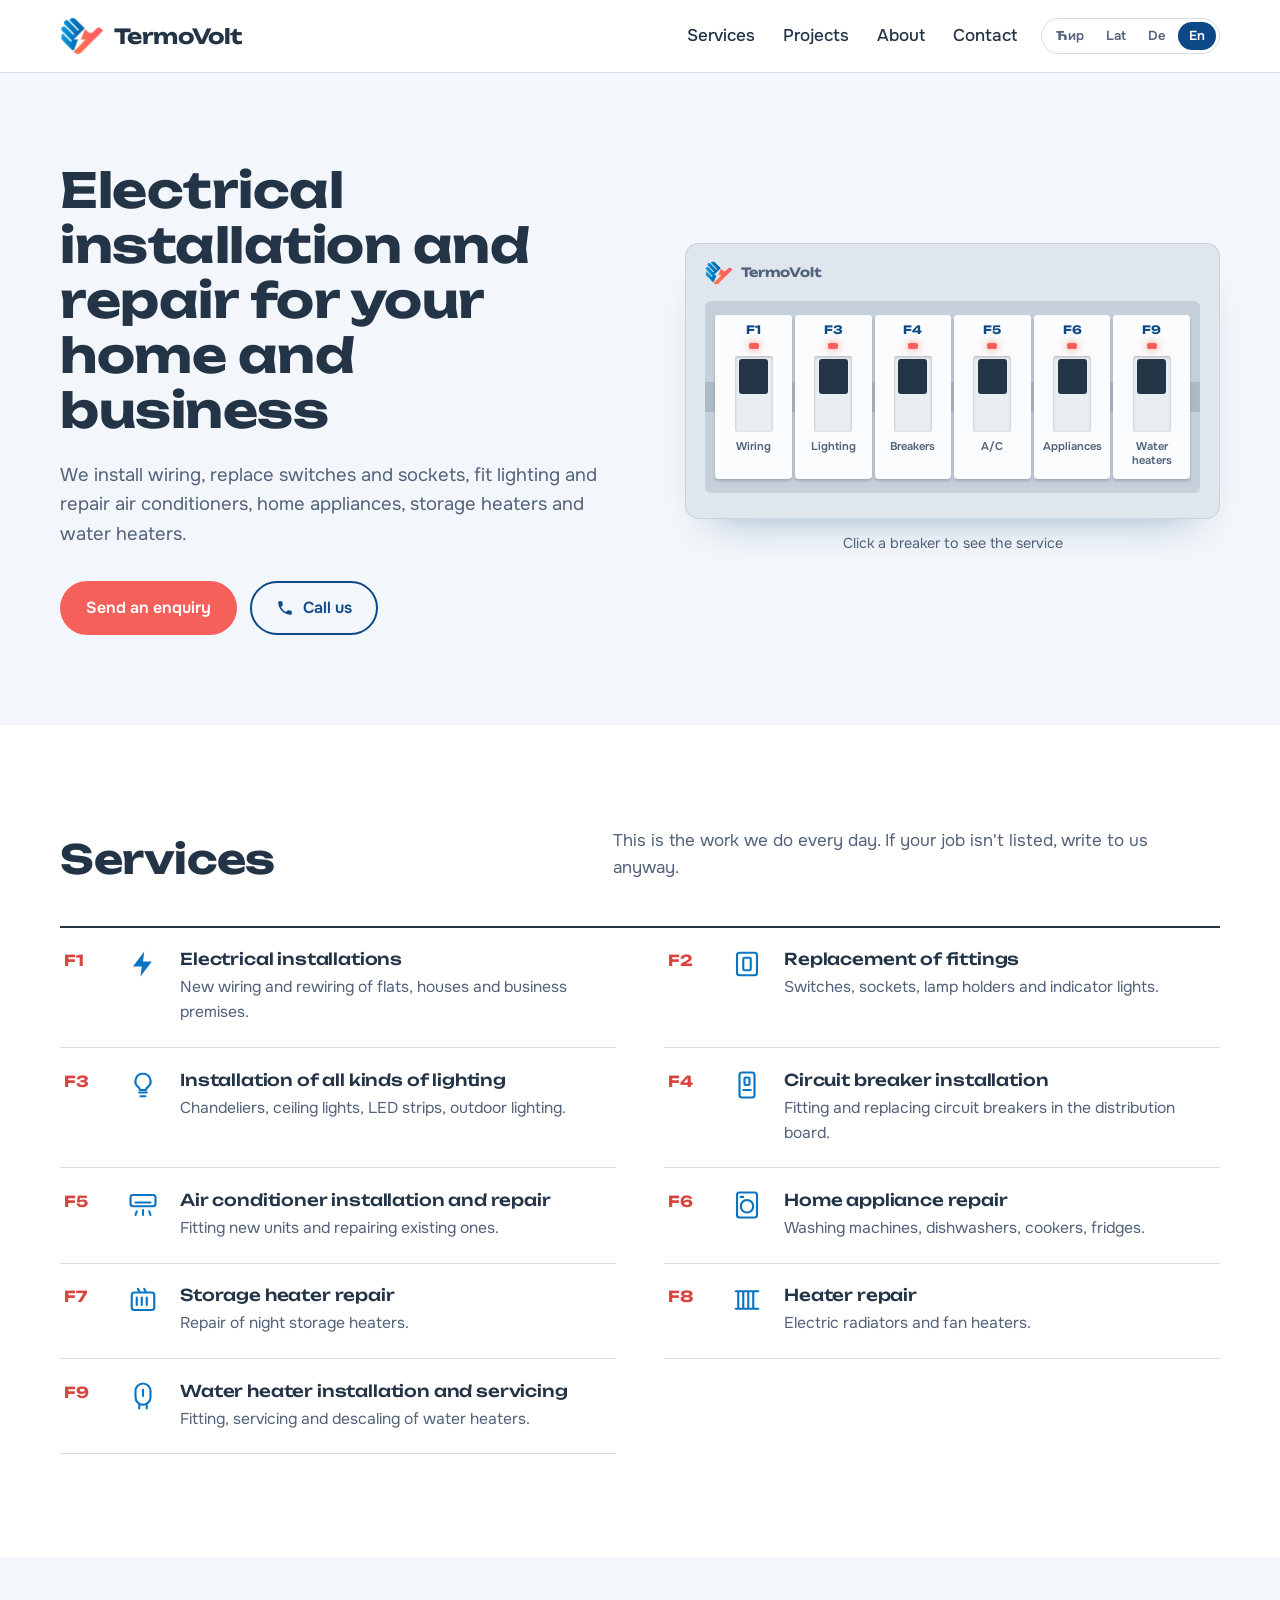
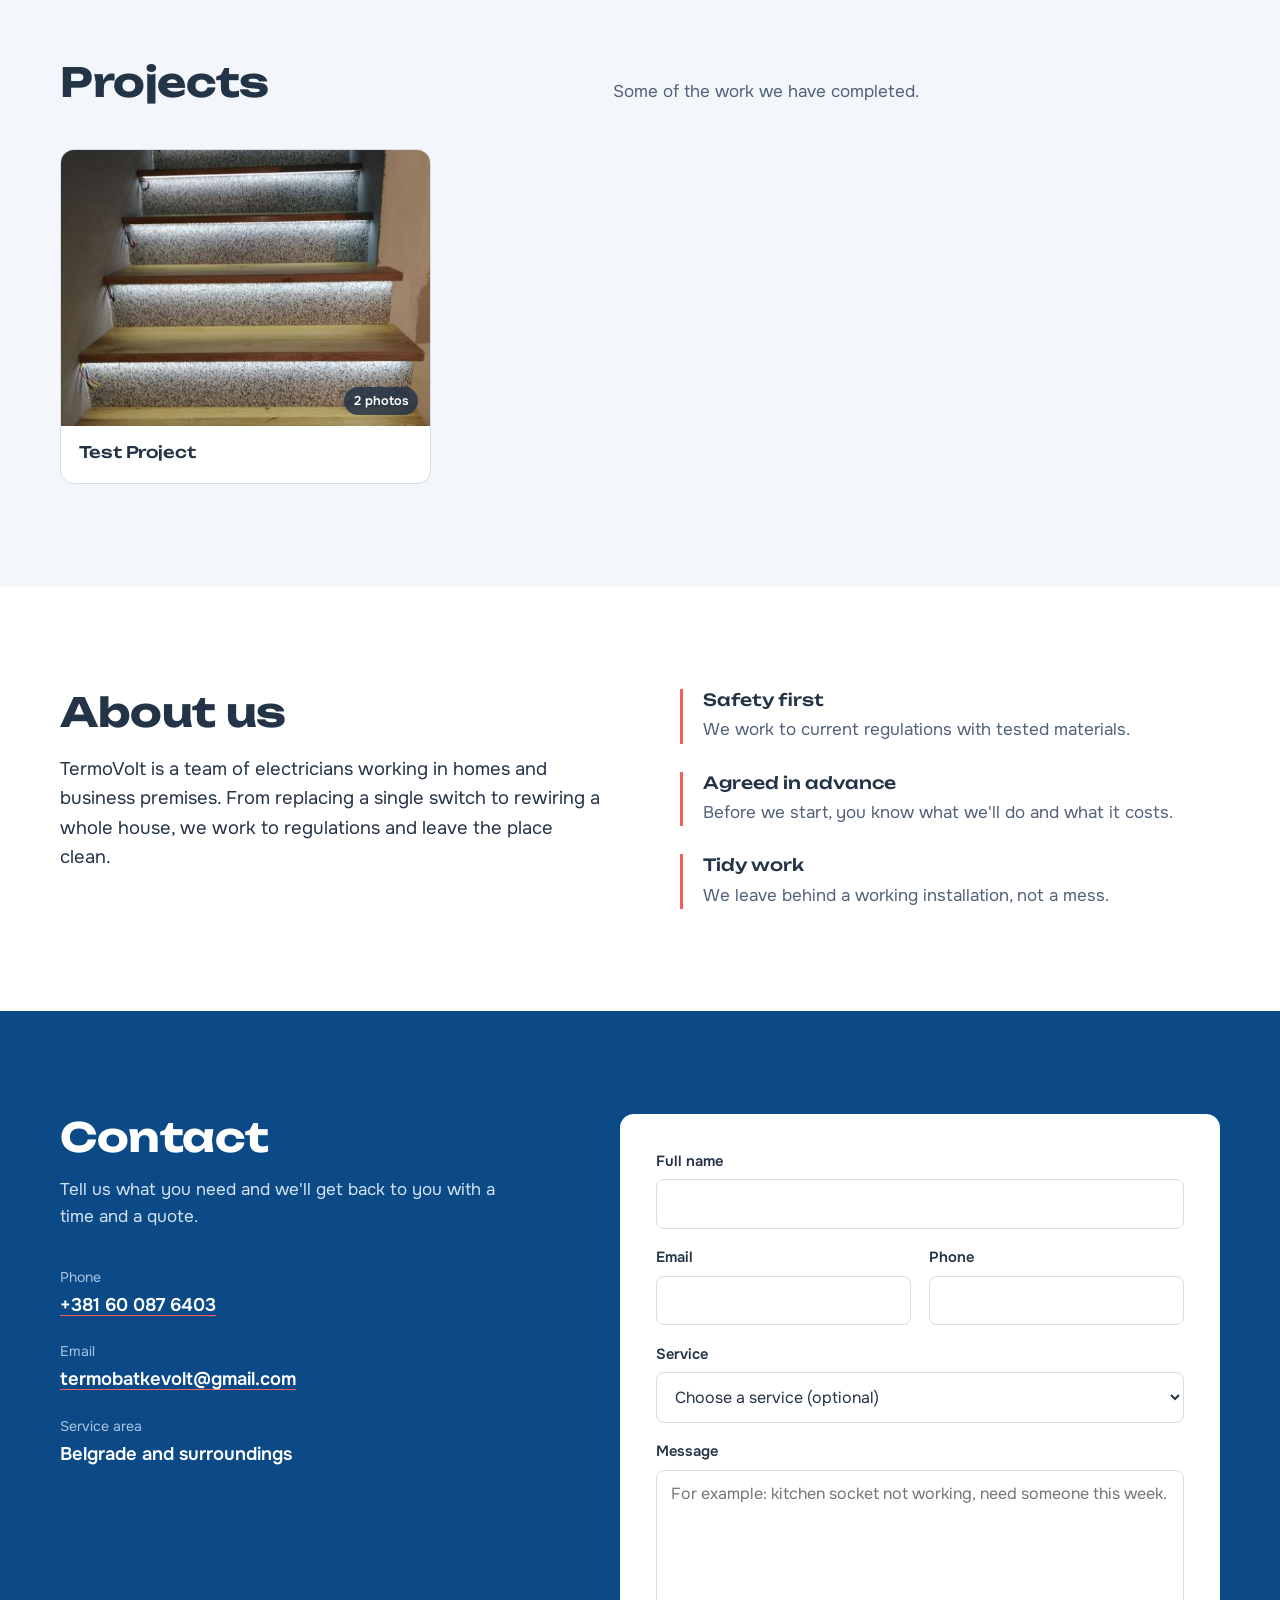
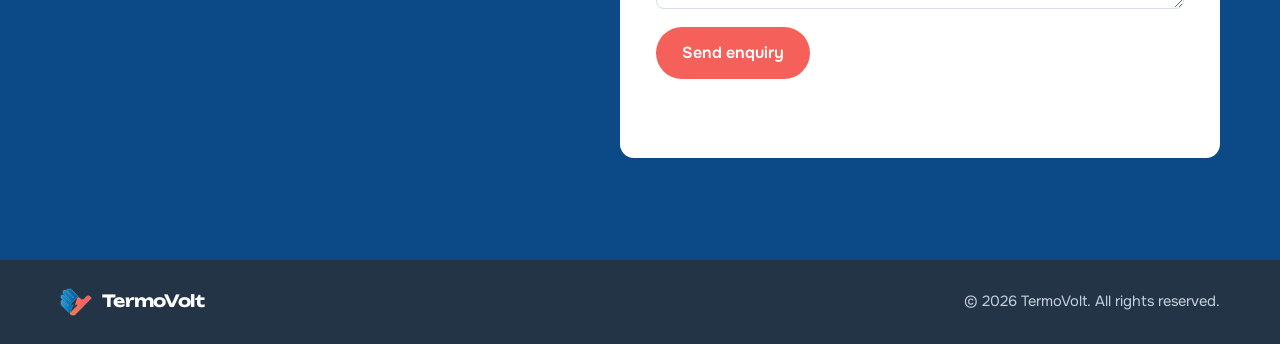
<file: index.html>
<!DOCTYPE html>
<html lang="sr-Latn">
<head>
  <meta charset="utf-8">
  <meta name="viewport" content="width=device-width, initial-scale=1">
  <title>TermoVolt – električne instalacije i servis</title>
  <meta name="description" content="Električne instalacije, rasveta, osigurači, klima uređaji, bela tehnika, TA peći, grejna tela i bojleri.">
  <meta property="og:title" content="TermoVolt">
  <meta property="og:image" content="img/og.jpg">
  <meta name="theme-color" content="#0B4A86">
  <link rel="icon" type="image/png" href="img/favicon.png">
  <link rel="apple-touch-icon" href="img/apple-touch-icon.png">
  <link rel="preconnect" href="https://fonts.googleapis.com">
  <link rel="preconnect" href="https://fonts.gstatic.com" crossorigin>
  <link href="https://fonts.googleapis.com/css2?family=Onest:wght@400;500;600&family=Unbounded:wght@500;700&display=swap" rel="stylesheet">
  <link rel="stylesheet" href="css/style.css">
</head>
<body>

<a class="skip" href="#main" data-i18n="nav.skip">Preskoči na sadržaj</a>

<header class="site-header">
  <div class="wrap header-row">
    <a class="brand" href="#top" aria-label="TermoVolt">
      <img src="img/logo-icon.png" alt="" width="44" height="38">
      <span>TermoVolt</span>
    </a>

    <nav class="main-nav" id="main-nav">
      <a href="#usluge" data-i18n="nav.services">Usluge</a>
      <a href="#projekti" data-i18n="nav.projects">Projekti</a>
      <a href="#o-nama" data-i18n="nav.about">O nama</a>
      <a href="#kontakt" data-i18n="nav.contact">Kontakt</a>
    </nav>

    <div class="lang" role="group" aria-label="Jezik / Језик / Sprache / Language">
      <button type="button" data-lang="sr-Cyrl" title="Српски (ћирилица)">Ћир</button>
      <button type="button" data-lang="sr-Latn" title="Srpski (latinica)">Lat</button>
      <button type="button" data-lang="de" title="Deutsch">De</button>
      <button type="button" data-lang="en" title="English">En</button>
    </div>

    <button class="menu-btn" type="button" aria-expanded="false" aria-controls="main-nav">
      <span class="menu-bars" aria-hidden="true"></span>
      <span class="sr-only" data-i18n="nav.menu">Meni</span>
    </button>
  </div>
</header>

<main id="main">

  <!-- ================= HERO ================= -->
  <section class="hero" id="top">
    <div class="wrap hero-grid">
      <div class="hero-copy">
        <h1 data-i18n="hero.title">Električne instalacije i servis za vaš dom i posao</h1>
        <p class="hero-text" data-i18n="hero.text"></p>
        <div class="hero-actions">
          <a class="btn btn-primary" href="#kontakt" data-i18n="hero.cta">Pošaljite upit</a>
          <a class="btn btn-ghost js-phone-link" href="tel:">
            <svg viewBox="0 0 24 24" aria-hidden="true"><path d="M6.6 10.8a15.1 15.1 0 0 0 6.6 6.6l2.2-2.2a1 1 0 0 1 1-.25 11.4 11.4 0 0 0 3.6.57 1 1 0 0 1 1 1V20a1 1 0 0 1-1 1A17 17 0 0 1 3 4a1 1 0 0 1 1-1h3.5a1 1 0 0 1 1 1c0 1.25.2 2.45.57 3.57a1 1 0 0 1-.25 1z"/></svg>
            <span data-i18n="hero.call">Pozovite nas</span>
          </a>
        </div>
      </div>

      <!-- Razvodna tabla: svaki osigurač vodi do jedne usluge -->
      <figure class="panel" aria-labelledby="panel-caption">
        <div class="panel-box">
          <div class="panel-brand"><img src="img/logo-icon.png" alt="" width="28" height="24"> TermoVolt</div>
          <div class="rail">
            <button class="breaker" type="button" data-target="s1"><span class="br-code">F1</span><span class="br-body"><span class="br-flag"></span><span class="br-lever"></span></span><span class="br-label" data-i18n="panel.b1"></span></button>
            <button class="breaker" type="button" data-target="s3"><span class="br-code">F3</span><span class="br-body"><span class="br-flag"></span><span class="br-lever"></span></span><span class="br-label" data-i18n="panel.b2"></span></button>
            <button class="breaker" type="button" data-target="s4"><span class="br-code">F4</span><span class="br-body"><span class="br-flag"></span><span class="br-lever"></span></span><span class="br-label" data-i18n="panel.b3"></span></button>
            <button class="breaker" type="button" data-target="s5"><span class="br-code">F5</span><span class="br-body"><span class="br-flag"></span><span class="br-lever"></span></span><span class="br-label" data-i18n="panel.b4"></span></button>
            <button class="breaker" type="button" data-target="s6"><span class="br-code">F6</span><span class="br-body"><span class="br-flag"></span><span class="br-lever"></span></span><span class="br-label" data-i18n="panel.b5"></span></button>
            <button class="breaker" type="button" data-target="s9"><span class="br-code">F9</span><span class="br-body"><span class="br-flag"></span><span class="br-lever"></span></span><span class="br-label" data-i18n="panel.b6"></span></button>
          </div>
        </div>
        <figcaption id="panel-caption" data-i18n="panel.caption"></figcaption>
      </figure>
    </div>
  </section>

  <!-- ================= USLUGE ================= -->
  <section class="services" id="usluge">
    <div class="wrap">
      <header class="section-head">
        <h2 data-i18n="services.title">Usluge</h2>
        <p data-i18n="services.lead"></p>
      </header>

      <ul class="legend">
        <li id="s1"><span class="code">F1</span>
          <svg class="ic" viewBox="0 0 24 24" aria-hidden="true"><path d="M13 2 4 14h7l-1 8 9-12h-7z"/></svg>
          <div><h3 data-i18n="s1.title"></h3><p data-i18n="s1.text"></p></div></li>
        <li id="s2"><span class="code">F2</span>
          <svg class="ic" viewBox="0 0 24 24" aria-hidden="true"><rect x="4" y="3" width="16" height="18" rx="2"/><rect x="9" y="7" width="6" height="10" rx="1"/></svg>
          <div><h3 data-i18n="s2.title"></h3><p data-i18n="s2.text"></p></div></li>
        <li id="s3"><span class="code">F3</span>
          <svg class="ic" viewBox="0 0 24 24" aria-hidden="true"><path d="M9 18h6M10 21h4M12 3a6 6 0 0 0-3.5 10.9c.6.5 1 1.2 1 2V16h5v-.1c0-.8.4-1.5 1-2A6 6 0 0 0 12 3z"/></svg>
          <div><h3 data-i18n="s3.title"></h3><p data-i18n="s3.text"></p></div></li>
        <li id="s4"><span class="code">F4</span>
          <svg class="ic" viewBox="0 0 24 24" aria-hidden="true"><rect x="6" y="2" width="12" height="20" rx="2"/><rect x="10" y="6" width="4" height="6" rx="1"/><path d="M9 16h6"/></svg>
          <div><h3 data-i18n="s4.title"></h3><p data-i18n="s4.text"></p></div></li>
        <li id="s5"><span class="code">F5</span>
          <svg class="ic" viewBox="0 0 24 24" aria-hidden="true"><rect x="2" y="4" width="20" height="9" rx="2"/><path d="M6 10h12M7 17l-1 3M12 16v4M17 17l1 3"/></svg>
          <div><h3 data-i18n="s5.title"></h3><p data-i18n="s5.text"></p></div></li>
        <li id="s6"><span class="code">F6</span>
          <svg class="ic" viewBox="0 0 24 24" aria-hidden="true"><rect x="4" y="2" width="16" height="20" rx="2"/><circle cx="12" cy="13" r="5"/><path d="M7 5.5h2"/></svg>
          <div><h3 data-i18n="s6.title"></h3><p data-i18n="s6.text"></p></div></li>
        <li id="s7"><span class="code">F7</span>
          <svg class="ic" viewBox="0 0 24 24" aria-hidden="true"><rect x="3" y="6" width="18" height="14" rx="2"/><path d="M7 10v6M11 10v6M15 10v6M8 3c0 1 1 1 1 2M13 3c0 1 1 1 1 2"/></svg>
          <div><h3 data-i18n="s7.title"></h3><p data-i18n="s7.text"></p></div></li>
        <li id="s8"><span class="code">F8</span>
          <svg class="ic" viewBox="0 0 24 24" aria-hidden="true"><path d="M5 5v14M9 5v14M13 5v14M17 5v14M3 19h18M3 5h18"/></svg>
          <div><h3 data-i18n="s8.title"></h3><p data-i18n="s8.text"></p></div></li>
        <li id="s9"><span class="code">F9</span>
          <svg class="ic" viewBox="0 0 24 24" aria-hidden="true"><rect x="6" y="2" width="12" height="17" rx="6"/><path d="M9 22v-3M15 22v-3M12 7v5"/></svg>
          <div><h3 data-i18n="s9.title"></h3><p data-i18n="s9.text"></p></div></li>
      </ul>
    </div>
  </section>

  <!-- ================= PROJEKTI ================= -->
  <section class="projects" id="projekti">
    <div class="wrap">
      <header class="section-head">
        <h2 data-i18n="projects.title">Projekti</h2>
        <p data-i18n="projects.lead"></p>
      </header>
      <div class="project-grid" id="project-grid" aria-live="polite"></div>
      <p class="empty" id="projects-empty" hidden data-i18n="projects.empty"></p>
    </div>
  </section>

  <!-- ================= O NAMA ================= -->
  <section class="about" id="o-nama">
    <div class="wrap about-grid">
      <div>
        <h2 data-i18n="about.title">O nama</h2>
        <p class="about-text" data-i18n="about.text"></p>
      </div>
      <dl class="principles">
        <div><dt data-i18n="about.p1.title"></dt><dd data-i18n="about.p1.text"></dd></div>
        <div><dt data-i18n="about.p2.title"></dt><dd data-i18n="about.p2.text"></dd></div>
        <div><dt data-i18n="about.p3.title"></dt><dd data-i18n="about.p3.text"></dd></div>
      </dl>
    </div>
  </section>

  <!-- ================= KONTAKT ================= -->
  <section class="contact" id="kontakt">
    <div class="wrap contact-grid">
      <div class="contact-info">
        <h2 data-i18n="contact.title">Kontakt</h2>
        <p data-i18n="contact.lead"></p>
        <dl>
          <div><dt data-i18n="contact.phone"></dt><dd><a class="js-phone-link js-phone-text" href="tel:"></a></dd></div>
          <div><dt data-i18n="contact.email"></dt><dd><a class="js-email-link" href="mailto:"></a></dd></div>
          <div><dt data-i18n="contact.area"></dt><dd class="js-area"></dd></div>
        </dl>
      </div>

      <form class="contact-form" id="contact-form" novalidate>
        <input type="checkbox" name="botcheck" class="hp" tabindex="-1" autocomplete="off">
        <label><span data-i18n="form.name"></span>
          <input name="name" type="text" autocomplete="name" required></label>
        <div class="row2">
          <label><span data-i18n="form.email"></span>
            <input name="email" type="email" autocomplete="email" required></label>
          <label><span data-i18n="form.phone"></span>
            <input name="phone" type="tel" autocomplete="tel"></label>
        </div>
        <label><span data-i18n="form.service"></span>
          <select name="service" id="service-select"></select></label>
        <label><span data-i18n="form.message"></span>
          <textarea name="message" rows="5" required data-i18n-ph="form.message.ph"></textarea></label>
        <button class="btn btn-primary" type="submit" data-i18n="form.send">Pošaljite upit</button>
        <p class="form-status" id="form-status" role="status"></p>
      </form>
    </div>
  </section>
</main>

<footer class="site-footer">
  <div class="wrap footer-row">
    <span class="brand brand-light"><img src="img/logo-icon.png" alt="" width="32" height="27"> TermoVolt</span>
    <span>© <span id="year"></span> TermoVolt. <span data-i18n="footer.rights"></span></span>
  </div>
</footer>

<!-- Pregled slika projekta -->
<dialog class="lightbox" id="lightbox">
  <button class="lb-close" type="button" data-i18n-aria="projects.close">×</button>
  <button class="lb-nav lb-prev" type="button" data-i18n-aria="projects.prev">‹</button>
  <figure>
    <img id="lb-img" alt="">
    <figcaption id="lb-caption"></figcaption>
  </figure>
  <button class="lb-nav lb-next" type="button" data-i18n-aria="projects.next">›</button>
</dialog>

<script src="config.js"></script>
<script src="js/i18n.js"></script>
<script src="js/main.js"></script>
</body>
</html>
</file>
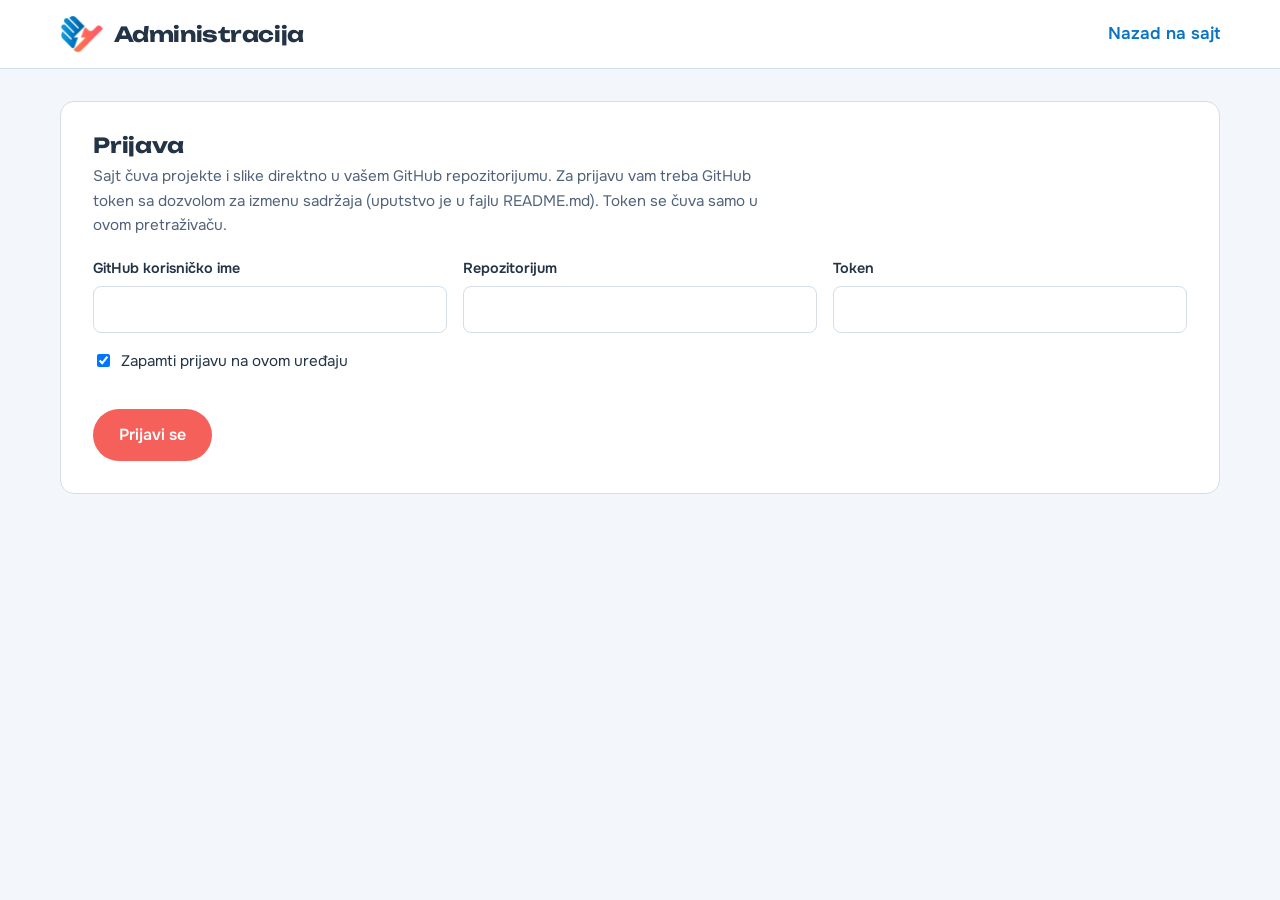
<file: admin.html>
<!DOCTYPE html>
<html lang="sr-Latn">
<head>
  <meta charset="utf-8">
  <meta name="viewport" content="width=device-width, initial-scale=1">
  <meta name="robots" content="noindex, nofollow">
  <title>TermoVolt – administracija</title>
  <link rel="icon" type="image/png" href="img/favicon.png">
  <link rel="preconnect" href="https://fonts.googleapis.com">
  <link rel="preconnect" href="https://fonts.gstatic.com" crossorigin>
  <link href="https://fonts.googleapis.com/css2?family=Onest:wght@400;500;600&family=Unbounded:wght@500;700&display=swap" rel="stylesheet">
  <link rel="stylesheet" href="css/style.css">
  <style>
    body { background: var(--paper); }
    .admin-head { background: var(--white); border-bottom: 1px solid var(--line); }
    .admin-head .wrap { display: flex; align-items: center; justify-content: space-between; height: 68px; gap: 1rem; }
    .admin-head a.back { font-weight: 600; text-decoration: none; }
    main.admin { padding: 2rem 0 4rem; }
    .card { background: var(--white); border: 1px solid var(--line); border-radius: var(--radius); padding: clamp(1.25rem, 3vw, 2rem); margin-bottom: 1.5rem; }
    .card h2 { font-size: 1.3rem; margin-bottom: .4rem; }
    .card > p.hint { color: var(--ink-soft); font-size: .95rem; margin-bottom: 1.25rem; max-width: 70ch; }
    .fields { display: grid; gap: 1rem; }
    .cols { display: grid; grid-template-columns: repeat(3, 1fr); gap: 1rem; }
    .cols2 { display: grid; grid-template-columns: 1fr 1fr; gap: 1rem; }
    label.f { display: grid; gap: .35rem; font-size: .9rem; font-weight: 600; }
    label.f small { font-weight: 400; color: var(--ink-soft); }
    .f input, .f textarea, .f select { font: 400 1rem/1.4 var(--body); color: var(--ink); border: 1.5px solid var(--line); border-radius: 8px; padding: .7rem .8rem; width: 100%; background: #fff; }
    .f textarea { min-height: 90px; resize: vertical; }
    .check { display: flex; gap: .5rem; align-items: center; font-size: .95rem; }
    .actions { display: flex; flex-wrap: wrap; gap: .75rem; align-items: center; margin-top: 1.25rem; }
    .btn-small { padding: .6rem 1rem; font-size: .9rem; }
    .btn-danger { background: none; color: var(--coral-deep); border-color: var(--coral); }
    .btn-danger:hover { background: var(--coral); color: #fff; }
    .msg { font-weight: 600; }
    .msg.ok { color: #16794a; } .msg.err { color: var(--coral-deep); }
    .drop { border: 2px dashed var(--line); border-radius: var(--radius); padding: 1.5rem; text-align: center; color: var(--ink-soft); cursor: pointer; }
    .drop.over { border-color: var(--blue); background: var(--blue-pale); }
    .thumbs { display: grid; grid-template-columns: repeat(auto-fill, minmax(120px, 1fr)); gap: .75rem; margin-top: 1rem; }
    .thumb { position: relative; border-radius: 8px; overflow: hidden; background: var(--panel); aspect-ratio: 4/3; }
    .thumb img { width: 100%; height: 100%; object-fit: cover; }
    .thumb .x { position: absolute; top: 4px; right: 4px; width: 28px; height: 28px; border-radius: 50%; border: 0; background: rgba(36,52,71,.85); color: #fff; cursor: pointer; font-size: 1.1rem; line-height: 1; }
    .thumb .cover-btn { position: absolute; left: 4px; bottom: 4px; border: 0; border-radius: 999px; font: 600 .72rem/1 var(--body); padding: .35rem .55rem; cursor: pointer; background: rgba(255,255,255,.9); color: var(--ink); }
    .thumb.is-cover .cover-btn { background: var(--coral); color: #fff; cursor: default; }
    .plist { list-style: none; margin: 0; padding: 0; display: grid; gap: .75rem; }
    .plist li { display: grid; grid-template-columns: 96px 1fr auto; gap: 1rem; align-items: center; padding: .6rem; border: 1px solid var(--line); border-radius: 10px; }
    .plist img { width: 96px; height: 72px; object-fit: cover; border-radius: 6px; background: var(--panel); }
    .plist .meta { font-size: .88rem; color: var(--ink-soft); }
    .plist .btns { display: flex; gap: .5rem; }
    .connected { display: flex; flex-wrap: wrap; justify-content: space-between; align-items: center; gap: 1rem; }
    [hidden] { display: none !important; }
    @media (max-width: 720px) {
      .cols, .cols2 { grid-template-columns: 1fr; }
      .plist li { grid-template-columns: 72px 1fr; }
      .plist img { width: 72px; height: 54px; }
      .plist .btns { grid-column: 1 / -1; }
    }
  </style>
</head>
<body>
<header class="admin-head">
  <div class="wrap">
    <span class="brand"><img src="img/logo-icon.png" alt="" width="40" height="34"> <span>Administracija</span></span>
    <a class="back" href="./">Nazad na sajt</a>
  </div>
</header>

<main class="admin wrap">

  <!-- Povezivanje -->
  <section class="card" id="connect-card">
    <h2>Prijava</h2>
    <p class="hint">Sajt čuva projekte i slike direktno u vašem GitHub repozitorijumu. Za prijavu vam treba GitHub token sa dozvolom za izmenu sadržaja (uputstvo je u fajlu README.md). Token se čuva samo u ovom pretraživaču.</p>
    <form id="connect-form" class="fields">
      <div class="cols">
        <label class="f">GitHub korisničko ime<input name="owner" required autocomplete="username"></label>
        <label class="f">Repozitorijum<input name="repo" required></label>
        <label class="f">Token<input name="token" type="password" required autocomplete="current-password"></label>
      </div>
      <label class="check"><input type="checkbox" name="remember" checked> Zapamti prijavu na ovom uređaju</label>
      <div class="actions">
        <button class="btn btn-primary" type="submit">Prijavi se</button>
        <span class="msg" id="connect-msg" role="status"></span>
      </div>
    </form>
  </section>

  <section class="card" id="session-card" hidden>
    <div class="connected">
      <p>Prijavljeni ste na <strong id="session-repo"></strong></p>
      <button class="btn btn-ghost btn-small" type="button" id="logout">Odjavi se</button>
    </div>
  </section>

  <!-- Projekat -->
  <section class="card" id="editor-card" hidden>
    <h2 id="editor-title">Novi projekat</h2>
    <p class="hint">Obavezan je samo naziv na srpskom (latinicom) i bar jedna slika. Ćirilica se pravi automatski. Ako ne unesete nemački ili engleski tekst, prikazaće se srpski.</p>
    <form id="project-form" class="fields">
      <div class="cols">
        <label class="f">Naziv, srpski (latinica) *<input name="title_sr" required></label>
        <label class="f">Naziv, nemački<input name="title_de"></label>
        <label class="f">Naziv, engleski<input name="title_en"></label>
      </div>
      <div class="cols">
        <label class="f">Opis, srpski<textarea name="desc_sr"></textarea></label>
        <label class="f">Opis, nemački<textarea name="desc_de"></textarea></label>
        <label class="f">Opis, engleski<textarea name="desc_en"></textarea></label>
      </div>
      <div class="cols2">
        <label class="f"><span>Mesto <small>(na primer: Novi Sad)</small></span><input name="location"></label>
        <label class="f">Mesec i godina<input name="date" type="month"></label>
      </div>

      <div>
        <div class="drop" id="drop" tabindex="0" role="button">
          Prevucite slike ovde ili kliknite da ih izaberete
          <input type="file" id="file-input" accept="image/*" multiple hidden>
        </div>
        <div class="thumbs" id="thumbs"></div>
      </div>

      <div class="actions">
        <button class="btn btn-primary" type="submit" id="save-btn">Objavi projekat</button>
        <button class="btn btn-ghost btn-small" type="button" id="cancel-edit" hidden>Otkaži izmene</button>
        <span class="msg" id="save-msg" role="status"></span>
      </div>
    </form>
  </section>

  <!-- Lista -->
  <section class="card" id="list-card" hidden>
    <h2>Objavljeni projekti</h2>
    <p class="hint">Novi projekti se prikazuju prvi. Posle svake izmene sajt se osveži za 1 do 2 minuta.</p>
    <ul class="plist" id="plist"></ul>
    <p class="hint" id="plist-empty" hidden>Još nema objavljenih projekata.</p>
  </section>
</main>

<script src="js/admin.js"></script>
</body>
</html>
</file>
<file: css/style.css>
/* TermoVolt – boje iz logotipa */
:root {
  --ink: #243447;        /* tamnoplava iz naziva */
  --ink-soft: #52627a;
  --blue: #0a74c4;       /* plava šaka */
  --blue-deep: #0b4a86;
  --blue-pale: #e7f1fa;
  --coral: #f6605a;      /* koralna munja */
  --coral-deep: #d9443e;
  --paper: #f3f6fa;
  --line: #d4dde8;
  --white: #fff;
  --panel: #dfe6ee;

  --display: "Unbounded", "Segoe UI", system-ui, sans-serif;
  --body: "Onest", "Segoe UI", system-ui, -apple-system, sans-serif;

  --wrap: 1160px;
  --radius-sm: 6px;
  --radius: 14px;
}

*, *::before, *::after { box-sizing: border-box; }
html { scroll-behavior: smooth; scroll-padding-top: 84px; }
body {
  margin: 0;
  font-family: var(--body);
  font-size: 1.0625rem;
  line-height: 1.6;
  color: var(--ink);
  background: var(--white);
  -webkit-font-smoothing: antialiased;
}
img { max-width: 100%; display: block; }
a { color: var(--blue); }
h1, h2, h3 { font-family: var(--display); line-height: 1.15; margin: 0; font-weight: 700; letter-spacing: -0.01em; }
h2 { font-size: clamp(1.75rem, 3.2vw, 2.5rem); }
h3 { font-size: 1.02rem; font-weight: 500; line-height: 1.3; }
p { margin: 0; }

.wrap { width: min(100% - 2.5rem, var(--wrap)); margin-inline: auto; }
.sr-only { position: absolute; width: 1px; height: 1px; overflow: hidden; clip: rect(0 0 0 0); white-space: nowrap; }
.skip { position: absolute; left: -999px; top: 0; background: var(--ink); color: #fff; padding: .6rem 1rem; z-index: 100; }
.skip:focus { left: 1rem; top: 1rem; }

:focus-visible { outline: 3px solid var(--coral); outline-offset: 3px; border-radius: 4px; }

/* ---------- dugmad ---------- */
.btn {
  display: inline-flex; align-items: center; gap: .55rem;
  font: 600 1rem/1 var(--body);
  padding: 1rem 1.5rem; border-radius: 999px;
  text-decoration: none; cursor: pointer; border: 2px solid transparent;
  transition: background-color .15s, color .15s, border-color .15s;
}
.btn svg { width: 18px; height: 18px; fill: currentColor; }
.btn-primary { background: var(--coral); color: #fff; }
.btn-primary:hover { background: var(--coral-deep); }
.btn-ghost { color: var(--blue-deep); border-color: var(--blue-deep); background: transparent; }
.btn-ghost:hover { background: var(--blue-deep); color: #fff; }

/* ---------- zaglavlje ---------- */
.site-header {
  position: sticky; top: 0; z-index: 50;
  background: rgba(255,255,255,.94);
  backdrop-filter: blur(8px);
  border-bottom: 1px solid var(--line);
}
.header-row { display: flex; align-items: center; gap: 1.5rem; height: 72px; }
.brand {
  display: inline-flex; align-items: center; gap: .6rem;
  font: 700 1.3rem/1 var(--display); color: var(--ink); text-decoration: none; letter-spacing: -0.02em;
}
.brand img { width: 44px; height: auto; }
.main-nav { display: flex; gap: 1.75rem; margin-left: auto; }
.main-nav a { color: var(--ink); text-decoration: none; font-weight: 500; }
.main-nav a:hover { color: var(--blue); }

.lang { display: flex; border: 1px solid var(--line); border-radius: 999px; padding: 3px; }
.lang button {
  font: 600 .82rem/1 var(--body); color: var(--ink-soft);
  background: none; border: 0; padding: .45rem .7rem; border-radius: 999px; cursor: pointer;
}
.lang button[aria-pressed="true"] { background: var(--blue-deep); color: #fff; }

.menu-btn { display: none; background: none; border: 0; width: 44px; height: 44px; cursor: pointer; }
.menu-bars, .menu-bars::before, .menu-bars::after {
  display: block; width: 22px; height: 2px; background: var(--ink); position: relative; margin: auto; transition: transform .2s;
}
.menu-bars::before, .menu-bars::after { content: ""; position: absolute; left: 0; }
.menu-bars::before { top: -7px; }
.menu-bars::after { top: 7px; }
.menu-btn[aria-expanded="true"] .menu-bars { background: transparent; }
.menu-btn[aria-expanded="true"] .menu-bars::before { transform: translateY(7px) rotate(45deg); }
.menu-btn[aria-expanded="true"] .menu-bars::after { transform: translateY(-7px) rotate(-45deg); }

/* ---------- hero ---------- */
.hero { padding: clamp(3rem, 7vw, 6rem) 0 clamp(3.5rem, 7vw, 6rem); background: var(--paper); }
.hero-grid { display: grid; grid-template-columns: 1.05fr 1fr; gap: clamp(2rem, 5vw, 4.5rem); align-items: center; }
.hero h1 { font-size: clamp(1.7rem, 4vw, 3rem); max-width: 17ch; hyphens: auto; overflow-wrap: break-word; }
.hero-text { margin-top: 1.4rem; font-size: 1.15rem; color: var(--ink-soft); max-width: 46ch; }
.hero-actions { display: flex; flex-wrap: wrap; gap: .8rem; margin-top: 2rem; }

/* razvodna tabla */
.panel { margin: 0; }
.panel-box {
  background: var(--panel);
  border-radius: var(--radius);
  padding: 1.1rem 1.25rem 1.6rem;
  box-shadow: inset 0 0 0 1px #c9d3de, 0 24px 40px -28px rgba(11,74,134,.45);
}
.panel-brand {
  display: flex; align-items: center; gap: .45rem;
  font: 700 .8rem/1 var(--display); color: var(--ink-soft); margin-bottom: 1rem;
}
.panel-brand img { width: 28px; }
.rail {
  display: grid; grid-template-columns: repeat(6, 1fr); gap: 3px;
  padding: 14px 10px;
  background: linear-gradient(#aeb9c6, #aeb9c6) center / 100% 30px no-repeat, #c6d0db;
  border-radius: var(--radius-sm);
}
.breaker {
  appearance: none; border: 0; cursor: pointer;
  display: flex; flex-direction: column; align-items: center; gap: 8px;
  background: #fbfcfd; color: var(--ink);
  padding: 10px 4px 12px; border-radius: 4px;
  box-shadow: 0 1px 0 #fff inset, 0 2px 3px rgba(36,52,71,.25);
  font-family: var(--body);
}
.br-code { font: 700 .72rem/1 var(--display); color: var(--blue-deep); }
.br-body {
  position: relative; width: 70%; max-width: 38px; aspect-ratio: 1 / 2;
  background: #e9eef3; border-radius: 3px; box-shadow: inset 0 1px 3px rgba(0,0,0,.25);
  margin-top: 12px;
}
.br-lever {
  position: absolute; left: 12%; right: 12%; height: 46%; bottom: 4%;
  background: var(--ink); border-radius: 3px;
  transition: bottom .22s cubic-bezier(.5,1.6,.5,1);
}
.br-flag {
  position: absolute; left: 50%; top: -13px; transform: translateX(-50%);
  width: 10px; height: 6px; border-radius: 2px; background: #b9c3cf;
  transition: background-color .2s;
}
.breaker.on .br-lever { bottom: 50%; }
.breaker.on .br-flag { background: var(--coral); box-shadow: 0 0 8px rgba(246,96,90,.8); }
.br-label { font-size: .7rem; font-weight: 600; line-height: 1.2; text-align: center; min-height: 2.4em; color: var(--ink-soft); }
.breaker:hover .br-label { color: var(--blue); }
.panel figcaption { margin-top: .8rem; font-size: .9rem; color: var(--ink-soft); text-align: center; }

/* ---------- zaglavlja sekcija ---------- */
section { padding: clamp(4rem, 8vw, 6.5rem) 0; }
.section-head { display: grid; grid-template-columns: 1fr 1.2fr; gap: 1rem 3rem; align-items: end; margin-bottom: 2.75rem; }
.section-head p { color: var(--ink-soft); max-width: 52ch; }

/* ---------- usluge (legenda razvodne table) ---------- */
.legend {
  list-style: none; margin: 0; padding: 0;
  display: grid; grid-template-columns: 1fr 1fr; column-gap: 3rem;
  border-top: 2px solid var(--ink);
}
.legend li {
  display: grid; grid-template-columns: 3rem 36px 1fr; gap: 1rem; align-items: start;
  padding: 1.35rem .25rem; border-bottom: 1px solid var(--line);
  transition: background-color .6s;
}
.legend .code { font: 700 .95rem/1.6 var(--display); color: var(--coral-deep); }
.legend .ic { width: 30px; height: 30px; fill: none; stroke: var(--blue); stroke-width: 1.7; stroke-linecap: round; stroke-linejoin: round; }
.legend li:first-child .ic { fill: var(--blue); stroke: none; }
.legend p { color: var(--ink-soft); margin-top: .3rem; font-size: .98rem; }
.legend li.flash { background: var(--blue-pale); }

/* ---------- projekti ---------- */
.projects { background: var(--paper); }
.project-grid { display: grid; grid-template-columns: repeat(auto-fill, minmax(300px, 1fr)); gap: 1.5rem; }
.project {
  display: block; width: 100%; padding: 0; text-align: left; cursor: pointer;
  background: var(--white); border: 1px solid var(--line); border-radius: var(--radius);
  overflow: hidden; font: inherit; color: inherit;
}
.project-img { position: relative; aspect-ratio: 4 / 3; background: var(--panel); }
.project-img img { width: 100%; height: 100%; object-fit: cover; }
.project-count {
  position: absolute; right: .7rem; bottom: .7rem;
  background: rgba(36,52,71,.82); color: #fff; font-size: .8rem; font-weight: 600;
  padding: .25rem .6rem; border-radius: 999px;
}
.project-body { padding: 1rem 1.15rem 1.25rem; }
.project-body h3 { font-size: 1rem; }
.project-meta { font-size: .88rem; color: var(--ink-soft); margin-top: .25rem; }
.project-desc { font-size: .95rem; margin-top: .6rem; color: var(--ink); }
.project:hover h3 { color: var(--blue); }
.empty { padding: 2.5rem; border: 2px dashed var(--line); border-radius: var(--radius); text-align: center; color: var(--ink-soft); }

/* lightbox */
.lightbox {
  width: 100vw; height: 100vh; max-width: 100vw; max-height: 100vh; margin: 0; padding: 0; border: 0;
  background: rgba(20,30,42,.94); color: #fff;
}
.lightbox[open] { display: grid; grid-template-columns: 64px 1fr 64px; align-items: center; }
.lightbox figure { margin: 0; display: flex; flex-direction: column; align-items: center; gap: .8rem; }
.lightbox img { max-height: 82vh; max-width: 100%; object-fit: contain; border-radius: 6px; }
.lightbox figcaption { font-size: .95rem; opacity: .85; text-align: center; padding: 0 1rem; }
.lb-nav, .lb-close { background: none; border: 0; color: #fff; font-size: 2.6rem; cursor: pointer; width: 64px; height: 64px; }
.lb-close { position: absolute; top: .5rem; right: .5rem; font-size: 2.2rem; }

/* ---------- o nama ---------- */
.about-grid { display: grid; grid-template-columns: 1fr 1fr; gap: 3rem 5rem; }
.about-text { margin-top: 1.25rem; font-size: 1.15rem; max-width: 50ch; }
.principles { margin: 0; display: grid; gap: 1.75rem; }
.principles div { padding-left: 1.25rem; border-left: 3px solid var(--coral); }
.principles dt { font: 500 1.05rem/1.3 var(--display); }
.principles dd { margin: .35rem 0 0; color: var(--ink-soft); }

/* ---------- kontakt ---------- */
.contact { background: var(--blue-deep); color: #fff; }
.contact-grid { display: grid; grid-template-columns: 1fr 1.25fr; gap: 3rem 5rem; }
.contact-info > p { margin-top: 1rem; color: #d3e3f3; max-width: 40ch; }
.contact-info dl { margin: 2.25rem 0 0; display: grid; gap: 1.25rem; }
.contact-info dt { font-size: .88rem; color: #a9c5e2; }
.contact-info dd { margin: .15rem 0 0; font-size: 1.15rem; font-weight: 600; }
.contact-info a { color: #fff; text-decoration-color: var(--coral); text-underline-offset: 4px; }

.contact-form {
  background: var(--white); color: var(--ink); border-radius: var(--radius);
  padding: clamp(1.5rem, 3vw, 2.25rem); display: grid; gap: 1.1rem;
}
.contact-form label { display: grid; gap: .35rem; font-size: .92rem; font-weight: 600; }
.contact-form input, .contact-form select, .contact-form textarea {
  font: 400 1rem/1.4 var(--body); color: var(--ink);
  border: 1.5px solid var(--line); border-radius: 8px; padding: .8rem .9rem; background: var(--white); width: 100%;
}
.contact-form textarea { resize: vertical; min-height: 130px; }
.contact-form input:focus, .contact-form select:focus, .contact-form textarea:focus { outline: none; border-color: var(--blue); box-shadow: 0 0 0 3px var(--blue-pale); }
.contact-form .row2 { display: grid; grid-template-columns: 1fr 1fr; gap: 1.1rem; }
.contact-form .btn { justify-self: start; }
.contact-form .btn[disabled] { opacity: .6; cursor: wait; }
.hp { position: absolute; left: -9999px; }
.form-status { font-weight: 600; min-height: 1.5em; }
.form-status.ok { color: #16794a; }
.form-status.err { color: var(--coral-deep); }

/* ---------- podnožje ---------- */
.site-footer { background: var(--ink); color: #c5d0dc; padding: 1.75rem 0; font-size: .92rem; }
.footer-row { display: flex; justify-content: space-between; align-items: center; gap: 1rem; flex-wrap: wrap; }
.brand-light { color: #fff; font-size: 1.05rem; }
.brand-light img { width: 32px; }

/* ---------- mobilni ---------- */
@media (max-width: 960px) {
  .hero-grid, .about-grid, .contact-grid, .section-head { grid-template-columns: 1fr; }
  .legend { grid-template-columns: 1fr; }
}
@media (max-width: 820px) {
  .menu-btn { display: block; }
  .header-row { gap: .75rem; }
  .lang { margin-left: auto; }
  .main-nav {
    display: none; position: absolute; top: 72px; left: 0; right: 0;
    flex-direction: column; gap: 0; background: var(--white); border-bottom: 1px solid var(--line); padding: .5rem 1.25rem 1rem;
  }
  .main-nav.open { display: flex; }
  .main-nav a { padding: .85rem 0; border-bottom: 1px solid var(--line); }
}
@media (max-width: 560px) {
  .brand span { display: none; }
  .lang button { padding: .45rem .5rem; }
  .rail { grid-template-columns: repeat(3, 1fr); row-gap: 14px; background: #c6d0db; }
  .br-body { max-width: 28px; }
  .project-grid { grid-template-columns: 1fr; }
  .contact-form .row2 { grid-template-columns: 1fr; }
  .legend li { grid-template-columns: 2.4rem 30px 1fr; gap: .75rem; }
  .lightbox[open] { grid-template-columns: 44px 1fr 44px; }
  .lb-nav { width: 44px; }
}

@media (prefers-reduced-motion: reduce) {
  html { scroll-behavior: auto; }
  *, *::before, *::after { transition: none !important; animation: none !important; }
}
</file>
